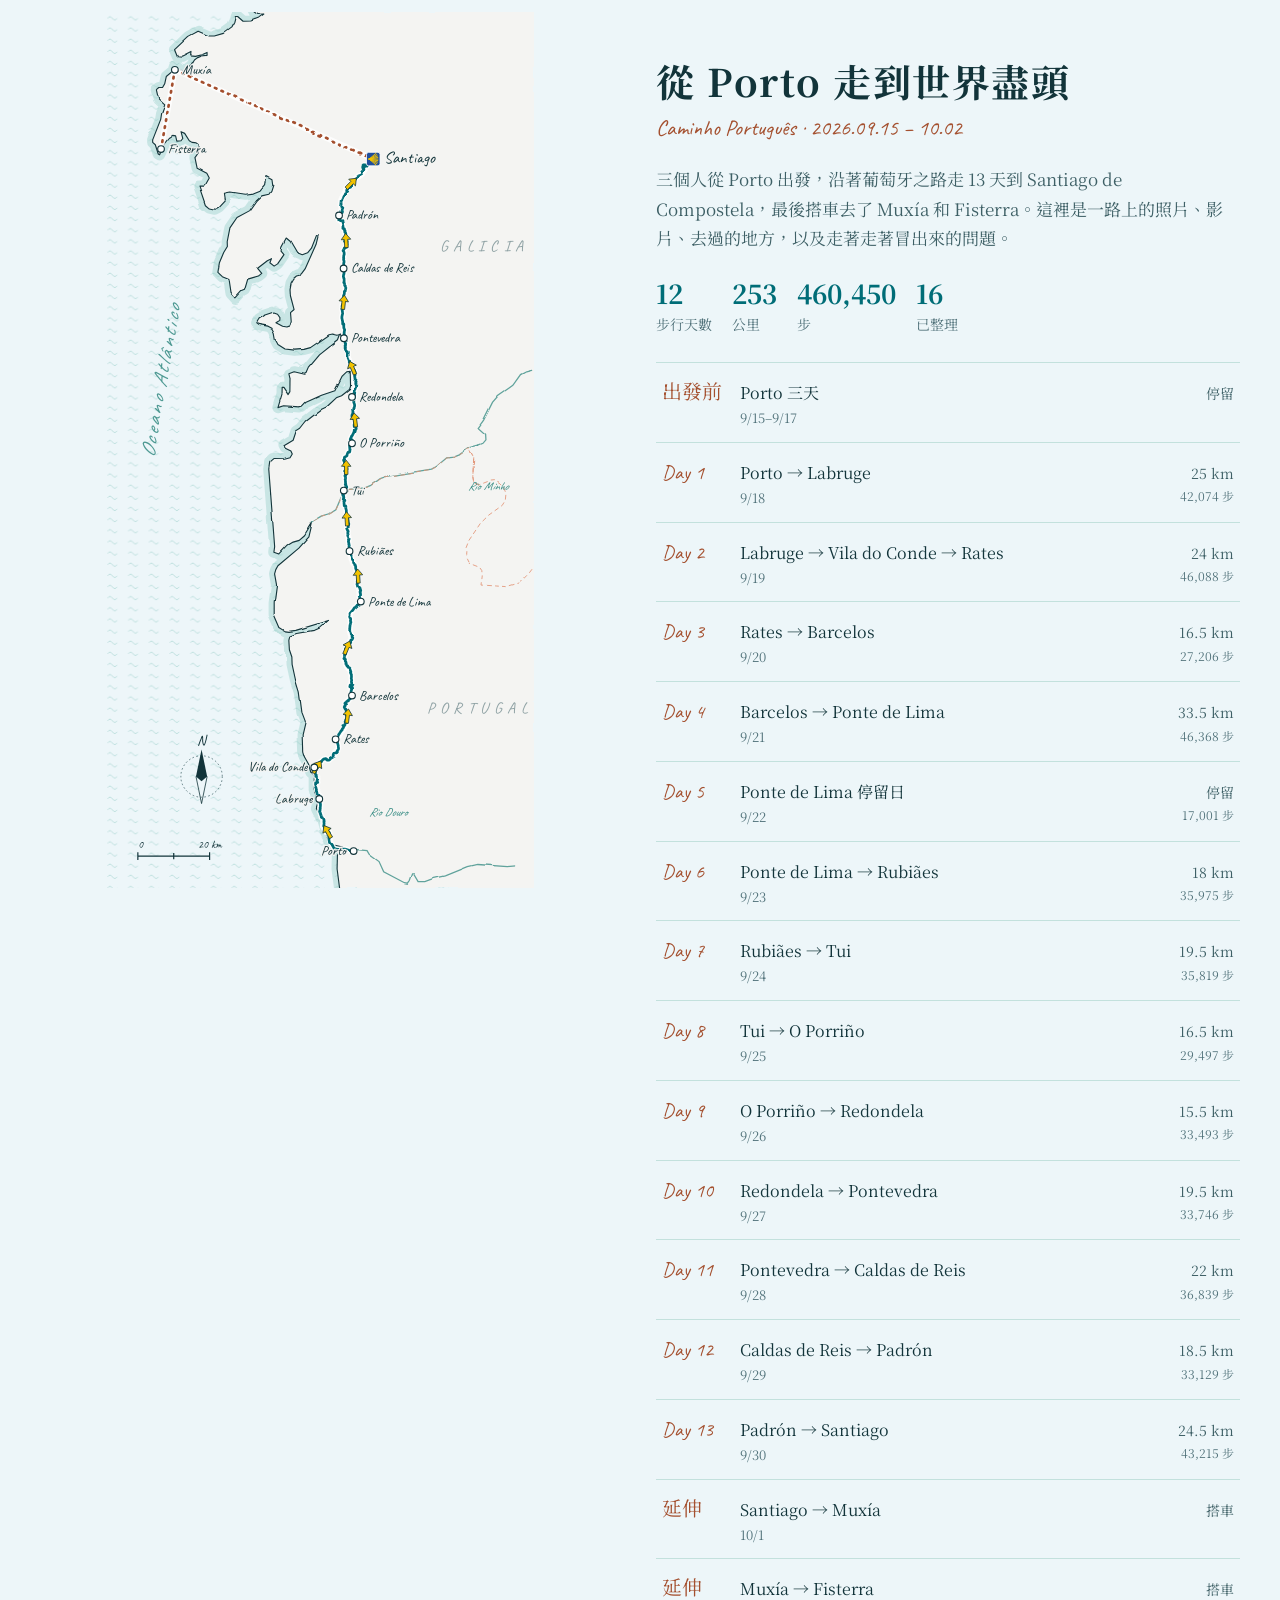
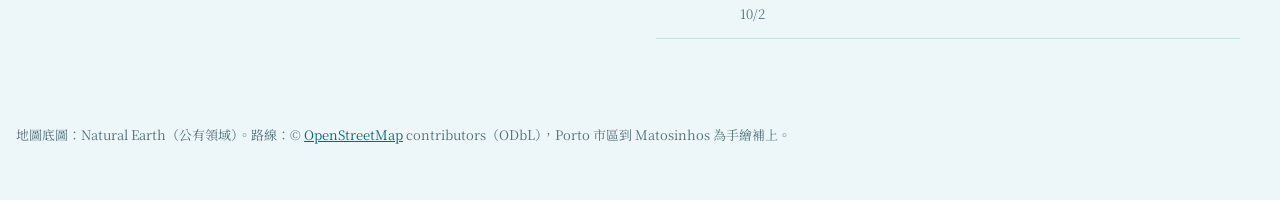
<file: index.html>
<!doctype html>
<html lang="zh-Hant-TW">
<head>
<meta charset="utf-8">
<meta name="viewport" content="width=device-width, initial-scale=1">
<title>從 Porto 走到世界盡頭｜葡萄牙之路</title>
<meta name="description" content="2026 年葡萄牙朝聖之路紀錄：Porto 到 Santiago de Compostela，再到 Muxía 與 Fisterra。">
<link rel="icon" href="assets/favicon.svg" type="image/svg+xml">
<link rel="preconnect" href="https://fonts.googleapis.com">
<link rel="preconnect" href="https://fonts.gstatic.com" crossorigin>
<link rel="stylesheet" href="https://fonts.googleapis.com/css2?family=Caveat:wght@500;700&family=Noto+Serif+TC:wght@400;600;700&display=swap">
<link rel="stylesheet" href="assets/style.css?v=11">
</head>
<body>
<main class="home">
  <div class="home__map" id="map" aria-busy="true"></div>
  <div class="home__side">
    <h1 class="site-title" id="title"></h1>
    <p class="site-sub" id="subtitle"></p>
    <p class="intro" id="intro"></p>
    <div class="totals" id="totals"></div>
    <ol class="stage-list" id="list"></ol>
  </div>
</main>
<p class="foot">地圖底圖：Natural Earth（公有領域）。路線：© <a href="https://www.openstreetmap.org/copyright">OpenStreetMap</a> contributors（ODbL），Porto 市區到 Matosinhos 為手繪補上。</p>
<script src="assets/map.js?v=11"></script>
<script src="assets/home.js?v=11"></script>
</body>
</html>
</file>
<file: assets/style.css>
:root {
  /* Stormy Teal 配色 */
  --teal: #006D77;
  --aqua: #83C5BE;
  --alice: #EDF6F9;
  --almond: #FFDDD2;
  --tangerine: #E29578;
  --tangerine-deep: #A4502F; /* 原色當文字對比不足，文字用這個 */
  /* 朝聖之路標誌色，只做點綴 */
  --camino-yellow: #F2C200;
  --camino-blue: #1F4E9C;

  --paper: var(--alice);
  --paper-2: #DDEFF0;
  --land: #F4F4F2;
  --card: #F8FCFD;
  --ink: #12343A;
  --ink-soft: #3E6066;
  --muted: #51727A;
  --line: #C3E1DD;
  --sea: var(--aqua);
  --sea-ink: #3C8F87;
  --ochre: var(--teal);
  --ochre-deep: var(--tangerine-deep);
  --shell: var(--teal);
  --radius: 10px;
  --font-body: "Noto Serif TC", "Songti TC", serif;
  --font-hand: "Caveat", "Noto Serif TC", cursive;
}

*, *::before, *::after { box-sizing: border-box; }
[hidden] { display: none !important; }
html, body { overflow-x: clip; }
body {
  margin: 0;
  background: var(--paper);
  color: var(--ink);
  font-family: var(--font-body);
  font-size: 17px;
  line-height: 1.75;
  -webkit-text-size-adjust: 100%;
}
a { color: var(--shell); }
a:focus-visible, button:focus-visible { outline: 2px solid var(--ochre-deep); outline-offset: 2px; border-radius: 4px; }
img { max-width: 100%; display: block; }

/* ---------- 地圖 ---------- */
.map { display: block; width: 100%; height: auto; font-family: var(--font-hand); }
.map .sea { stroke: none; }
.map .wave { fill: none; stroke: var(--sea); stroke-width: 1; opacity: .55; }
.map .coast-glow { fill: none; stroke: var(--sea); opacity: .35; stroke-linejoin: round; }
.map .land { fill: var(--land); stroke: none; }
.map .coast { fill: none; stroke: var(--ink); stroke-linejoin: round; }
.map .river { fill: none; stroke: var(--sea-ink); opacity: .8; stroke-linecap: round; }
.map .border { fill: none; stroke: var(--tangerine); opacity: .9; }
.map .region { fill: var(--ink-soft); letter-spacing: .35em; opacity: .55; }
.map .sea-label { fill: var(--sea-ink); font-style: italic; letter-spacing: .12em; opacity: .9; }
.map .river-label { fill: var(--sea-ink); font-style: italic; }
.map .compass circle { fill: none; stroke: var(--ink-soft); stroke-width: 1; stroke-dasharray: 2 3; }
.map .compass .needle { fill: var(--ink); }
.map .compass .needle--s { fill: none; stroke: var(--ink); stroke-width: 1; }
.map .compass text, .map .scalebar text { fill: var(--ink); }
.map .scalebar path { fill: none; stroke: var(--ink); stroke-width: 1.5; }

.map .seg { cursor: pointer; }
.map .seg-halo { fill: none; stroke: #fff; stroke-linecap: round; opacity: .85; }
.map .seg-line { fill: none; stroke: var(--ochre); stroke-linecap: round; stroke-linejoin: round; transition: stroke .15s; }
.map .seg--bus .seg-line { stroke: var(--tangerine-deep); }
.map .seg-hit { fill: none; stroke: transparent; stroke-linecap: round; }
.map .seg:hover .seg-line, .map .seg:focus .seg-line, .map .seg--on .seg-line { stroke: var(--tangerine); }
.map .seg--bus:hover .seg-line, .map .seg--bus.seg--on .seg-line { stroke: var(--tangerine); }
.map .arrow { fill: var(--camino-yellow); stroke: var(--ink); stroke-linejoin: round; pointer-events: none; }
.map .seg--dim + .arrow, .map .arrow--dim { opacity: .35; }
.map .seg--dim { opacity: .35; }
.map .seg:focus { outline: none; }
.map .stop circle { fill: #fff; stroke: var(--ink); stroke-width: 1.4; }
.map .stop-label { fill: var(--ink); paint-order: stroke; stroke: var(--land); stroke-width: 3px; stroke-linejoin: round; }

/* ---------- 首頁 ---------- */
.home { display: grid; grid-template-columns: minmax(0, 1fr); }
.home__map { padding: 8px 8px 0; }
.home__side { padding: 24px 16px 48px; }
.site-title { font-size: 30px; line-height: 1.3; margin: 0 0 4px; letter-spacing: .04em; }
.site-sub { font-family: var(--font-hand); font-size: 22px; color: var(--ochre-deep); margin: 0 0 16px; }
.intro { color: var(--ink-soft); margin: 0 0 24px; }
.totals { display: flex; gap: 20px; margin: 0 0 24px; font-variant-numeric: tabular-nums; }
.totals b { display: block; font-size: 26px; line-height: 1.2; color: var(--teal); }
.totals span { font-size: 14px; color: var(--muted); }

.stage-list { list-style: none; margin: 0; padding: 0; border-top: 1px solid var(--line); }
.stage-list a {
  display: grid; grid-template-columns: 66px minmax(0, 1fr) auto; gap: 4px 12px; align-items: baseline;
  padding: 12px 6px; border-bottom: 1px solid var(--line); color: inherit; text-decoration: none;
  min-height: 44px; transition: background .15s;
}
.stage-list a:hover, .stage-list a.is-on { background: var(--paper-2); }
.stage-list .lbl { font-family: var(--font-hand); font-size: 20px; color: var(--ochre-deep); white-space: nowrap; }
.stage-list .ttl { font-size: 16px; overflow-wrap: anywhere; }
.stage-list .ttl small { display: block; color: var(--muted); font-size: 13px; font-variant-numeric: tabular-nums; }
.stage-list .km { font-size: 14px; color: var(--ink-soft); white-space: nowrap; font-variant-numeric: tabular-nums; text-align: right; }
.stage-list .km small { display: block; font-size: 12px; color: var(--muted); }
.totals { flex-wrap: wrap; row-gap: 8px; }
.badge { display: inline-block; font-size: 12px; color: var(--muted); border: 1px dashed var(--aqua); border-radius: 99px; padding: 0 8px; margin-left: 6px; vertical-align: 2px; white-space: nowrap; }

.foot { color: var(--muted); font-size: 13px; padding: 24px 16px 40px; }

@media (min-width: 900px) {
  .home { grid-template-columns: minmax(0, 1fr) minmax(0, 1fr); max-width: 1280px; margin: 0 auto; }
  .home__map { position: sticky; top: 0; height: 100dvh; display: flex; justify-content: center; padding: 12px; }
  .home__map .map { width: auto; height: 100%; max-width: 100%; }
  .home__side { padding: 56px 40px 48px 16px; }
  .site-title { font-size: 38px; }
}

/* ---------- 路段頁 ---------- */
.stage { max-width: 760px; margin: 0 auto; padding: 0 16px 48px; }
.crumbs { display: flex; justify-content: space-between; gap: 12px; padding: 16px 0 8px; font-size: 15px; }
.crumbs a { text-decoration: none; white-space: nowrap; }
.stage__map { aspect-ratio: 1.8; border-radius: var(--radius); overflow: hidden; border: 1px solid var(--line); background: var(--paper-2); }
.stage__head { margin: 20px 0 8px; }
.stage__head .lbl { font-family: var(--font-hand); font-size: 24px; color: var(--ochre-deep); }
.stage__head h1 { font-size: 30px; line-height: 1.3; margin: 0; overflow-wrap: anywhere; }
.stage__head .meta { color: var(--muted); font-size: 15px; font-variant-numeric: tabular-nums; }

.content h2 { font-size: 21px; margin: 40px 0 12px; padding-bottom: 4px; border-bottom: 1px solid var(--line); }
.content h3 { font-size: 18px; margin: 24px 0 8px; }
.content ul { padding-left: 1.2em; }
.content li { margin: 4px 0; }
.content blockquote { margin: 16px 0; padding: 4px 16px; border-left: 3px solid var(--tangerine); color: var(--ink-soft); }
.content h2 { border-bottom-color: var(--aqua); }
.empty { color: var(--muted); font-style: italic; }

.gallery { display: grid; grid-template-columns: repeat(auto-fill, minmax(min(150px, 45%), 1fr)); gap: 8px; margin: 12px 0; }
.gallery button { padding: 0; border: 0; background: var(--paper-2); cursor: zoom-in; border-radius: 6px; overflow: hidden; aspect-ratio: 1; }
.gallery img { width: 100%; height: 100%; object-fit: cover; }

.clips { display: grid; grid-template-columns: repeat(auto-fill, minmax(min(160px, 45%), 1fr)); gap: 8px; margin: 12px 0; }
.clips figure { margin: 0; }
.clips video { width: 100%; aspect-ratio: 9 / 16; object-fit: cover; background: #000; border-radius: 6px; display: block; }
.film { margin: 12px -16px; }
.film figure { margin: 0 0 12px; }
.film video { width: 100%; max-height: 85dvh; aspect-ratio: 9 / 16; object-fit: contain; background: #000; display: block; }
.film figcaption { font-size: 14px; color: var(--muted); margin: 4px 16px 0; }
@media (min-width: 792px) { .film { margin: 12px 0; } .film video { border-radius: var(--radius); } }
.clips figcaption { font-size: 14px; color: var(--muted); margin-top: 4px; }

.video { position: relative; aspect-ratio: 16 / 9; margin: 12px 0 4px; border-radius: var(--radius); overflow: hidden; background: #000; }
.video iframe { position: absolute; inset: 0; width: 100%; height: 100%; border: 0; }
.video-cap { font-size: 14px; color: var(--muted); margin: 0 0 16px; }

.qa { border: 1px solid var(--line); border-radius: var(--radius); background: var(--card); margin: 10px 0; }
.qa summary { cursor: pointer; padding: 12px 16px; font-weight: 600; list-style: none; display: flex; gap: 10px; align-items: baseline; }
.qa summary::-webkit-details-marker { display: none; }
.qa summary::before { content: "Q"; font-family: var(--font-hand); font-size: 20px; color: var(--ochre-deep); }
.qa summary .q { flex: 1; min-width: 0; }
.qa .status { font-size: 12px; font-weight: 400; white-space: nowrap; border-radius: 99px; padding: 0 8px; }
.qa .status--ok { background: #D5ECE9; color: var(--teal); }
.qa .status--todo { background: #FFEAE2; color: var(--tangerine-deep); }
.qa .answer { padding: 0 16px 8px; border-top: 1px dashed var(--line); }

.pager { display: grid; grid-template-columns: minmax(0, 1fr) minmax(0, 1fr); gap: 12px; margin-top: 48px; }
.pager a { display: block; overflow-wrap: anywhere; padding: 12px; border: 1px solid var(--line); border-radius: var(--radius); text-decoration: none; color: inherit; min-height: 44px; }
.pager a:hover { background: var(--paper-2); }
.pager small { display: flex; align-items: center; gap: 6px; color: var(--muted); font-size: 13px; }
.pager .next small { justify-content: flex-end; }
.yarrow { width: 22px; height: 12px; flex: none; }
.yarrow--back { transform: scaleX(-1); }
.pager .next { text-align: right; grid-column: 2; }

.lightbox { position: fixed; inset: 0; background: rgba(20, 15, 10, .92); display: flex; align-items: center; justify-content: center; z-index: 10; padding: 16px; }
.lightbox img { max-height: 84dvh; max-width: 100%; object-fit: contain; }
.lightbox figure { margin: 0; }
.lightbox figcaption { color: #eee; text-align: center; font-size: 15px; margin-top: 8px; }
.lightbox button { position: absolute; background: none; border: 0; color: #fff; font-size: 34px; width: 48px; height: 48px; cursor: pointer; }
.lightbox .lb-close { top: 8px; right: 8px; }
.lightbox .lb-prev { left: 4px; top: 50%; transform: translateY(-50%); }
.lightbox .lb-next { right: 4px; top: 50%; transform: translateY(-50%); }
</file>
